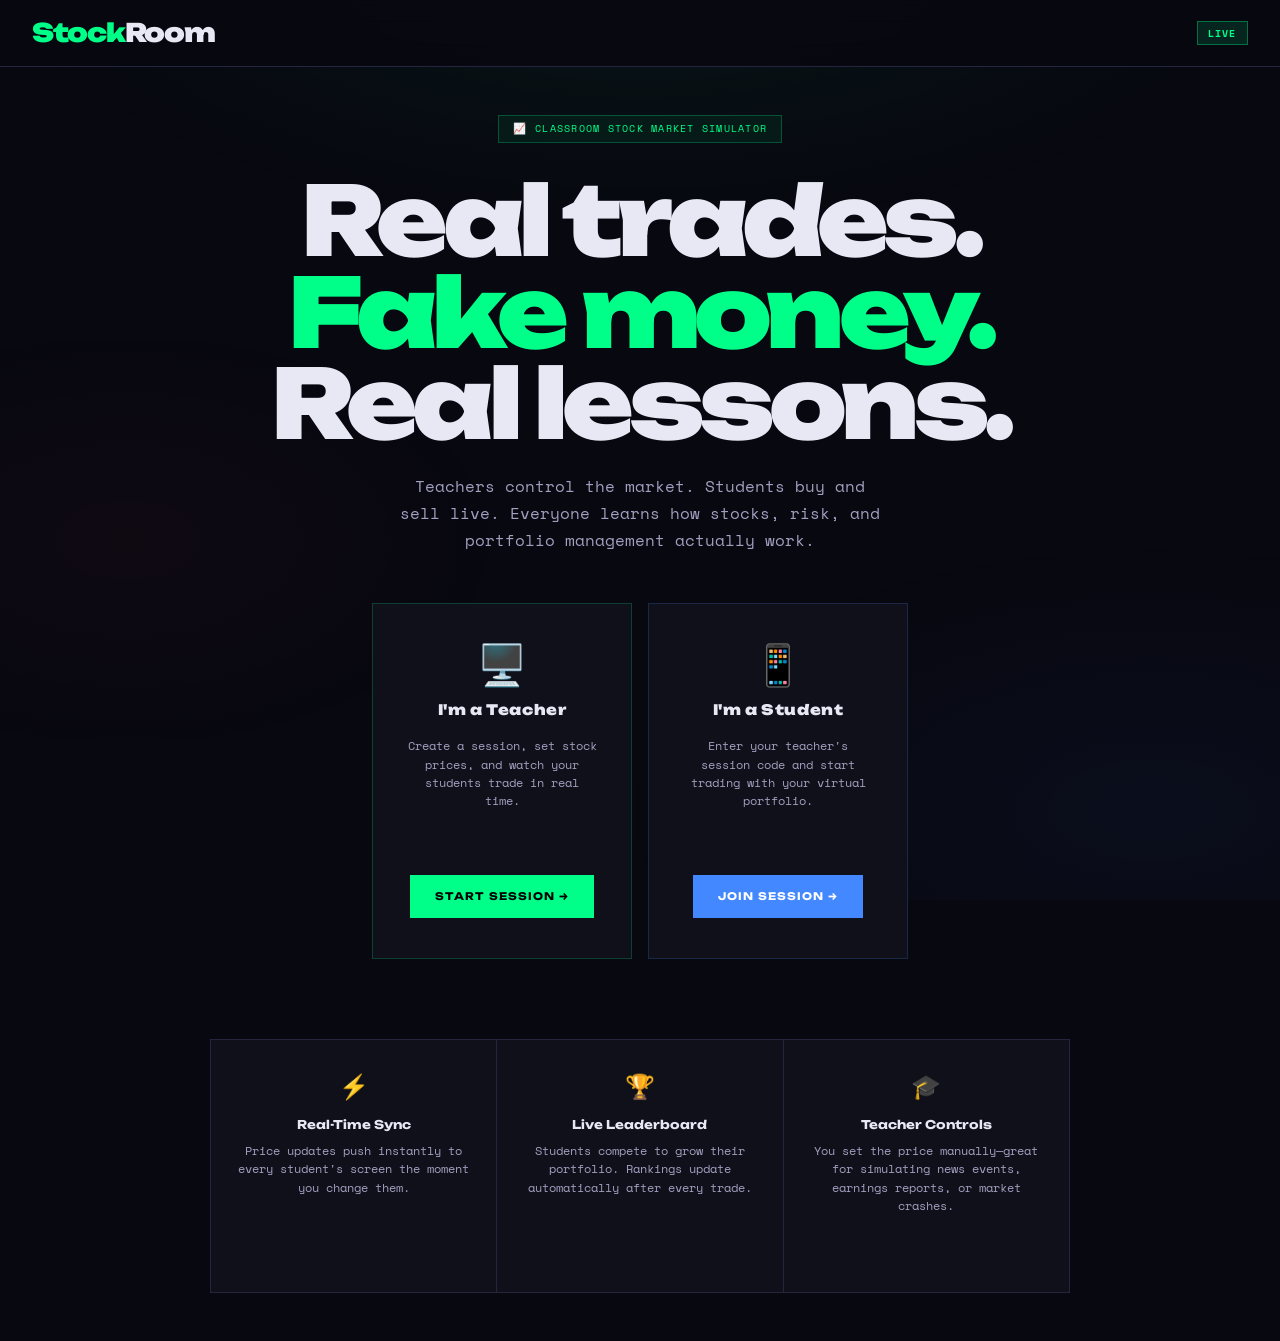
<file: index.html>
<!DOCTYPE html>
<html lang="en">
<head>
  <meta charset="UTF-8" />
  <meta name="viewport" content="width=device-width, initial-scale=1.0" />
  <title>StockRoom — Classroom Trading Simulator</title>
  <link rel="stylesheet" href="style.css" />
  <style>
    .hero {
      min-height: calc(100vh - 64px);
      display: flex; flex-direction: column;
      align-items: center; justify-content: center;
      text-align: center; padding: 3rem 1.5rem;
    }
    .hero-tag {
      display: inline-flex; align-items: center; gap: 0.5rem;
      padding: 0.35rem 0.9rem;
      border: 1px solid rgba(0,255,136,0.25);
      background: rgba(0,255,136,0.06);
      font-size: 0.65rem; letter-spacing: 0.12em; text-transform: uppercase;
      color: var(--accent); margin-bottom: 2rem;
    }
    .hero h1 {
      font-size: clamp(3rem, 8vw, 6rem);
      font-weight: 900; letter-spacing: -0.06em;
      line-height: 0.95; margin-bottom: 1.5rem;
    }
    .hero h1 span { color: var(--accent); }
    .hero p {
      font-size: 1rem; color: var(--text2); line-height: 1.7;
      max-width: 480px; margin: 0 auto 3rem;
    }
    .cta-row {
      display: flex; gap: 1rem; flex-wrap: wrap;
      justify-content: center; align-items: stretch;
    }
    .cta-card {
      background: var(--surface); border: 1px solid var(--border);
      padding: 2.5rem 2rem; width: 260px;
      display: flex; flex-direction: column;
      align-items: center; gap: 1rem;
      text-decoration: none; color: var(--text);
      transition: border-color 0.2s, transform 0.2s, box-shadow 0.2s;
      cursor: pointer;
    }
    .cta-card:hover { transform: translateY(-4px); box-shadow: var(--shadow); }
    .cta-card.teacher { border-color: rgba(0,255,136,0.2); }
    .cta-card.teacher:hover { border-color: var(--accent); }
    .cta-card.student  { border-color: rgba(68,136,255,0.2); }
    .cta-card.student:hover  { border-color: var(--accent3); }
    .cta-icon { font-size: 2.5rem; line-height: 1; }
    .cta-card h2 { font-family: var(--display); font-size: 0.9rem; font-weight: 900; letter-spacing: 0.04em; }
    .cta-card p { font-size: 0.72rem; color: var(--text2); text-align: center; line-height: 1.6; }
    .cta-card .btn { margin-top: auto; }

    .features {
      display: grid; grid-template-columns: repeat(3, 1fr); gap: 1px;
      background: var(--border); border: 1px solid var(--border);
      max-width: 860px; margin: 5rem auto 0; overflow: hidden;
    }
    .feature {
      background: var(--surface); padding: 1.75rem 1.5rem;
    }
    .feature-icon { font-size: 1.5rem; margin-bottom: 0.75rem; }
    .feature h3 { font-family: var(--display); font-size: 0.75rem; font-weight: 700; margin-bottom: 0.5rem; }
    .feature p { font-size: 0.72rem; color: var(--text2); line-height: 1.6; }

    @media (max-width: 640px) {
      .features { grid-template-columns: 1fr; }
      .cta-card { width: 100%; max-width: 320px; }
    }
  </style>
</head>
<body>
<div class="wrap">

  <header class="site-header">
    <a class="logo" href="index.html">Stock<em>Room</em></a>
    <span class="badge badge-green">Live</span>
  </header>

  <main class="hero">
    <div class="hero-tag">
      <span>📈</span> Classroom Stock Market Simulator
    </div>

    <h1>Real trades.<br /><span>Fake money.</span><br />Real lessons.</h1>

    <p>Teachers control the market. Students buy and sell live. Everyone learns how stocks, risk, and portfolio management actually work.</p>

    <div class="cta-row">
      <a href="teacher.html" class="cta-card teacher">
        <div class="cta-icon">🖥️</div>
        <h2>I'm a Teacher</h2>
        <p>Create a session, set stock prices, and watch your students trade in real time.</p>
        <span class="btn btn-green">Start Session →</span>
      </a>

      <a href="student.html" class="cta-card student">
        <div class="cta-icon">📱</div>
        <h2>I'm a Student</h2>
        <p>Enter your teacher's session code and start trading with your virtual portfolio.</p>
        <span class="btn btn-blue">Join Session →</span>
      </a>
    </div>

    <div class="features">
      <div class="feature">
        <div class="feature-icon">⚡</div>
        <h3>Real-Time Sync</h3>
        <p>Price updates push instantly to every student's screen the moment you change them.</p>
      </div>
      <div class="feature">
        <div class="feature-icon">🏆</div>
        <h3>Live Leaderboard</h3>
        <p>Students compete to grow their portfolio. Rankings update automatically after every trade.</p>
      </div>
      <div class="feature">
        <div class="feature-icon">🎓</div>
        <h3>Teacher Controls</h3>
        <p>You set the price manually—great for simulating news events, earnings reports, or market crashes.</p>
      </div>
    </div>
  </main>

</div>
</body>
</html>
</file>
<file: style.css>
@import url('https://fonts.googleapis.com/css2?family=Space+Mono:ital,wght@0,400;0,700;1,400&family=Unbounded:wght@400;700;900&display=swap');

:root {
  --bg: #080810;
  --surface: #10101a;
  --surface2: #16162a;
  --border: #252540;
  --border2: #303050;
  --accent: #00ff88;
  --accent-dim: rgba(0,255,136,0.12);
  --accent2: #ff4466;
  --accent2-dim: rgba(255,68,102,0.12);
  --accent3: #4488ff;
  --accent3-dim: rgba(68,136,255,0.12);
  --gold: #ffd700;
  --silver: #c0c0c0;
  --bronze: #cd7f32;
  --text: #e8e8f5;
  --text2: #a0a0c0;
  --muted: #55556a;
  --font: 'Space Mono', monospace;
  --display: 'Unbounded', sans-serif;
  --radius: 0px;
  --shadow: 0 8px 32px rgba(0,0,0,0.6);
}

*, *::before, *::after { box-sizing: border-box; margin: 0; padding: 0; }

html { scroll-behavior: smooth; }

body {
  background: var(--bg);
  color: var(--text);
  font-family: var(--font);
  min-height: 100vh;
  font-size: 14px;
  line-height: 1.5;
  -webkit-font-smoothing: antialiased;
}

body::before {
  content: '';
  position: fixed; inset: 0; z-index: 0;
  background:
    radial-gradient(ellipse 90% 60% at 50% -10%, rgba(0,255,136,0.07) 0%, transparent 60%),
    radial-gradient(ellipse 70% 50% at 90% 90%, rgba(68,136,255,0.05) 0%, transparent 60%),
    radial-gradient(ellipse 50% 40% at 10% 60%, rgba(255,68,102,0.03) 0%, transparent 60%);
  pointer-events: none;
}

.wrap { position: relative; z-index: 1; }

/* ─── TYPOGRAPHY ─── */
h1, h2, h3, h4 { font-family: var(--display); }

.eyebrow {
  font-family: var(--display);
  font-size: 0.6rem; font-weight: 700;
  text-transform: uppercase; letter-spacing: 0.2em;
  color: var(--muted);
}

/* ─── LOGO ─── */
.logo {
  font-family: var(--display);
  font-weight: 900;
  font-size: 1.6rem;
  letter-spacing: -0.05em;
  text-decoration: none;
  color: var(--accent);
  line-height: 1;
}
.logo em { font-style: normal; color: var(--text); }

/* ─── LAYOUT ─── */
.page { max-width: 1100px; margin: 0 auto; padding: 2rem 1.5rem; }
.page-sm { max-width: 540px; margin: 0 auto; padding: 2rem 1.5rem; }

/* ─── HEADER ─── */
.site-header {
  display: flex; align-items: center; justify-content: space-between;
  padding: 1.25rem 2rem;
  border-bottom: 1px solid var(--border);
  position: sticky; top: 0; z-index: 50;
  background: rgba(8,8,16,0.9);
  backdrop-filter: blur(12px);
}

/* ─── BADGE ─── */
.badge {
  display: inline-flex; align-items: center; gap: 0.4rem;
  padding: 0.25rem 0.65rem;
  font-size: 0.6rem; font-weight: 700; letter-spacing: 0.12em; text-transform: uppercase;
  border: 1px solid; background: transparent;
}
.badge-green { border-color: rgba(0,255,136,0.35); color: var(--accent); background: var(--accent-dim); }
.badge-blue  { border-color: rgba(68,136,255,0.35); color: var(--accent3); background: var(--accent3-dim); }
.badge-red   { border-color: rgba(255,68,102,0.35); color: var(--accent2); background: var(--accent2-dim); }
.badge-muted { border-color: var(--border2); color: var(--muted); }

/* ─── CARDS ─── */
.card {
  background: var(--surface);
  border: 1px solid var(--border);
  padding: 1.5rem;
  position: relative;
  overflow: hidden;
}
.card-title {
  font-family: var(--display);
  font-size: 0.6rem; font-weight: 700;
  text-transform: uppercase; letter-spacing: 0.18em;
  color: var(--muted); margin-bottom: 1.25rem;
}

/* ─── INPUTS ─── */
.field { margin-bottom: 1rem; }
.field label {
  display: block; margin-bottom: 0.35rem;
  font-size: 0.65rem; color: var(--text2);
  text-transform: uppercase; letter-spacing: 0.1em;
}
input[type="text"],
input[type="number"],
input[type="password"] {
  display: block; width: 100%;
  background: var(--bg);
  border: 1px solid var(--border2);
  color: var(--text);
  font-family: var(--font); font-size: 1rem;
  padding: 0.7rem 1rem;
  outline: none;
  transition: border-color 0.2s, box-shadow 0.2s;
  appearance: none;
}
input:focus {
  border-color: var(--accent3);
  box-shadow: 0 0 0 3px rgba(68,136,255,0.1);
}
input::placeholder { color: var(--muted); }

/* code input */
input.code-input {
  text-transform: uppercase;
  letter-spacing: 0.3em;
  font-size: 1.6rem;
  text-align: center;
  font-weight: 700;
}

/* ─── BUTTONS ─── */
.btn {
  display: inline-flex; align-items: center; justify-content: center; gap: 0.4rem;
  font-family: var(--display); font-weight: 700;
  font-size: 0.65rem; letter-spacing: 0.1em; text-transform: uppercase;
  padding: 0.8rem 1.5rem;
  border: 1px solid transparent; cursor: pointer;
  transition: all 0.15s; text-decoration: none;
  white-space: nowrap;
}
.btn:disabled { opacity: 0.35; cursor: not-allowed; pointer-events: none; }
.btn-full { width: 100%; }

.btn-green  { background: var(--accent); color: #000; border-color: var(--accent); }
.btn-green:hover { background: #00dd77; border-color: #00dd77; }

.btn-blue   { background: var(--accent3); color: #fff; border-color: var(--accent3); }
.btn-blue:hover { background: #3377ee; border-color: #3377ee; }

.btn-red    { background: var(--accent2); color: #fff; border-color: var(--accent2); }
.btn-red:hover { background: #ee3355; border-color: #ee3355; }

.btn-ghost  { background: transparent; color: var(--text2); border-color: var(--border2); }
.btn-ghost:hover { border-color: var(--text2); color: var(--text); }

.btn-outline-green { background: var(--accent-dim); color: var(--accent); border-color: rgba(0,255,136,0.3); }
.btn-outline-green:hover { background: var(--accent); color: #000; }

/* ─── GRIDS ─── */
.grid-2 { display: grid; grid-template-columns: 1fr 1fr; gap: 1rem; }
.grid-3 { display: grid; grid-template-columns: repeat(3,1fr); gap: 1rem; }
.grid-4 { display: grid; grid-template-columns: repeat(4,1fr); gap: 1rem; }
.col-span-2 { grid-column: 1 / -1; }

.flex-row { display: flex; align-items: flex-end; gap: 0.75rem; }
.flex-row .field { flex: 1; margin-bottom: 0; }

/* ─── DIVIDER ─── */
.divider { border: none; border-top: 1px solid var(--border); margin: 1.5rem 0; }

/* ─── STAT BLOCKS ─── */
.stat-block { text-align: center; padding: 1rem; background: var(--bg); border: 1px solid var(--border); }
.stat-val { font-family: var(--display); font-weight: 900; font-size: 1.6rem; line-height: 1; }
.stat-label { font-size: 0.6rem; color: var(--muted); margin-top: 0.3rem; text-transform: uppercase; letter-spacing: 0.1em; }

/* ─── TICKER ─── */
.ticker-board {
  background: var(--bg);
  border: 1px solid var(--border);
  padding: 1.75rem;
  text-align: center;
  margin-bottom: 1rem;
}
.ticker-symbol { font-family: var(--display); font-size: 1rem; font-weight: 900; color: var(--muted); letter-spacing: 0.2em; }
.ticker-price  { font-family: var(--display); font-size: 3.5rem; font-weight: 900; line-height: 1; margin: 0.25rem 0; transition: color 0.4s; }
.ticker-change { font-size: 0.85rem; font-weight: 700; letter-spacing: 0.04em; }
.ticker-price.up, .ticker-change.up { color: var(--accent); }
.ticker-price.down, .ticker-change.down { color: var(--accent2); }
.ticker-price.flat, .ticker-change.flat { color: var(--muted); }

/* ─── P/L colors ─── */
.profit { color: var(--accent); }
.loss   { color: var(--accent2); }
.flat-c { color: var(--muted); }

/* ─── TABLE ─── */
.data-table { width: 100%; border-collapse: collapse; font-size: 0.82rem; }
.data-table th {
  text-align: left;
  font-size: 0.6rem; font-weight: 700; letter-spacing: 0.12em; text-transform: uppercase;
  color: var(--muted);
  padding: 0.5rem 0.75rem;
  border-bottom: 1px solid var(--border2);
}
.data-table td { padding: 0.7rem 0.75rem; border-bottom: 1px solid rgba(37,37,64,0.6); }
.data-table tr:hover td { background: rgba(255,255,255,0.015); }
.data-table tr:last-child td { border-bottom: none; }

.rank-gold   { color: var(--gold); font-weight: 700; }
.rank-silver { color: var(--silver); }
.rank-bronze { color: var(--bronze); }

/* ─── EMPTY STATE ─── */
.empty { text-align: center; padding: 2.5rem 1rem; color: var(--muted); font-size: 0.8rem; }
.empty-icon { font-size: 2rem; margin-bottom: 0.5rem; }

/* ─── TOAST ─── */
#toast {
  position: fixed; bottom: 1.5rem; right: 1.5rem; z-index: 200;
  font-family: var(--display); font-weight: 700; font-size: 0.65rem; letter-spacing: 0.06em;
  padding: 0.8rem 1.25rem;
  transform: translateY(80px); opacity: 0;
  transition: all 0.3s cubic-bezier(0.34,1.56,0.64,1);
  pointer-events: none; max-width: 300px;
}
#toast.show { transform: translateY(0); opacity: 1; }
#toast.ok  { background: var(--accent); color: #000; }
#toast.err { background: var(--accent2); color: #fff; }
#toast.info { background: var(--accent3); color: #fff; }

/* ─── MODAL ─── */
.modal-bg {
  position: fixed; inset: 0; z-index: 100;
  background: rgba(0,0,0,0.75); backdrop-filter: blur(4px);
  display: flex; align-items: center; justify-content: center;
  padding: 1rem;
}
.modal-box {
  background: var(--surface); border: 1px solid var(--border2);
  padding: 2rem; width: 100%; max-width: 420px;
  animation: modalIn 0.25s ease;
}
@keyframes modalIn { from { transform: scale(0.95); opacity: 0; } to { transform: scale(1); opacity: 1; } }

/* ─── SCROLLBAR ─── */
::-webkit-scrollbar { width: 6px; height: 6px; }
::-webkit-scrollbar-track { background: var(--bg); }
::-webkit-scrollbar-thumb { background: var(--border2); }
::-webkit-scrollbar-thumb:hover { background: var(--muted); }

/* ─── UTILITY ─── */
.mt-1 { margin-top: 0.5rem; }
.mt-2 { margin-top: 1rem; }
.mt-3 { margin-top: 1.5rem; }
.mb-1 { margin-bottom: 0.5rem; }
.mb-2 { margin-bottom: 1rem; }
.mb-3 { margin-bottom: 1.5rem; }
.text-center { text-align: center; }
.text-right { text-align: right; }
.fw-bold { font-weight: 700; }
.fz-sm { font-size: 0.75rem; }
.fz-xs { font-size: 0.65rem; color: var(--muted); }
.scrollbox { max-height: 220px; overflow-y: auto; }

/* ─── PULSE ANIMATION ─── */
.pulse { animation: pulse 2s infinite; }
@keyframes pulse { 0%,100%{opacity:1} 50%{opacity:0.35} }

/* ─── GLOW ─── */
.glow-green { text-shadow: 0 0 20px rgba(0,255,136,0.5); }
.glow-blue  { text-shadow: 0 0 20px rgba(68,136,255,0.5); }

/* ─── RESPONSIVE ─── */
@media (max-width: 640px) {
  .grid-2, .grid-3, .grid-4 { grid-template-columns: 1fr; }
  .col-span-2 { grid-column: auto; }
  .flex-row { flex-direction: column; align-items: stretch; }
  .site-header { padding: 1rem 1.25rem; }
}

/* ─── PRICE HISTORY LIST ─── */
.ph-item {
  display: flex; justify-content: space-between; align-items: center;
  padding: 0.45rem 0;
  border-bottom: 1px solid rgba(37,37,64,0.5);
  font-size: 0.75rem;
}
.ph-item:last-child { border: none; }
.ph-time { color: var(--muted); font-size: 0.65rem; }

/* ─── TRADE LOG ─── */
.tl-item {
  display: flex; justify-content: space-between; align-items: center;
  padding: 0.5rem 0;
  border-bottom: 1px solid rgba(37,37,64,0.4);
  font-size: 0.75rem;
}
.tl-item:last-child { border: none; }
.tl-buy  { color: var(--accent); font-weight: 700; font-size: 0.65rem; }
.tl-sell { color: var(--accent2); font-weight: 700; font-size: 0.65rem; }

/* ─── CODE DISPLAY ─── */
.big-code {
  font-family: var(--display); font-size: 2.8rem; font-weight: 900;
  letter-spacing: 0.35em; color: var(--accent);
  text-align: center; padding: 1.25rem;
  background: var(--bg); border: 1px solid rgba(0,255,136,0.25);
  line-height: 1;
}
.big-code-label { font-size: 0.6rem; color: var(--muted); text-align: center; margin-top: 0.5rem; letter-spacing: 0.1em; text-transform: uppercase; }

/* ─── SESSION ENDED BANNER ─── */
.ended-banner {
  background: var(--accent2-dim); border: 1px solid rgba(255,68,102,0.3);
  color: var(--accent2); padding: 0.75rem 1rem;
  text-align: center; font-size: 0.75rem; font-weight: 700;
  letter-spacing: 0.06em; margin-bottom: 1rem;
}

/* ─── COST PREVIEW ─── */
.cost-preview {
  background: var(--bg); border: 1px solid var(--border2);
  padding: 0.6rem 0.9rem;
  font-size: 0.75rem; text-align: center;
  color: var(--text2); margin-bottom: 0.75rem;
}
.cost-preview strong { color: var(--text); }
.cost-preview .warn { color: var(--accent2); }
</file>
